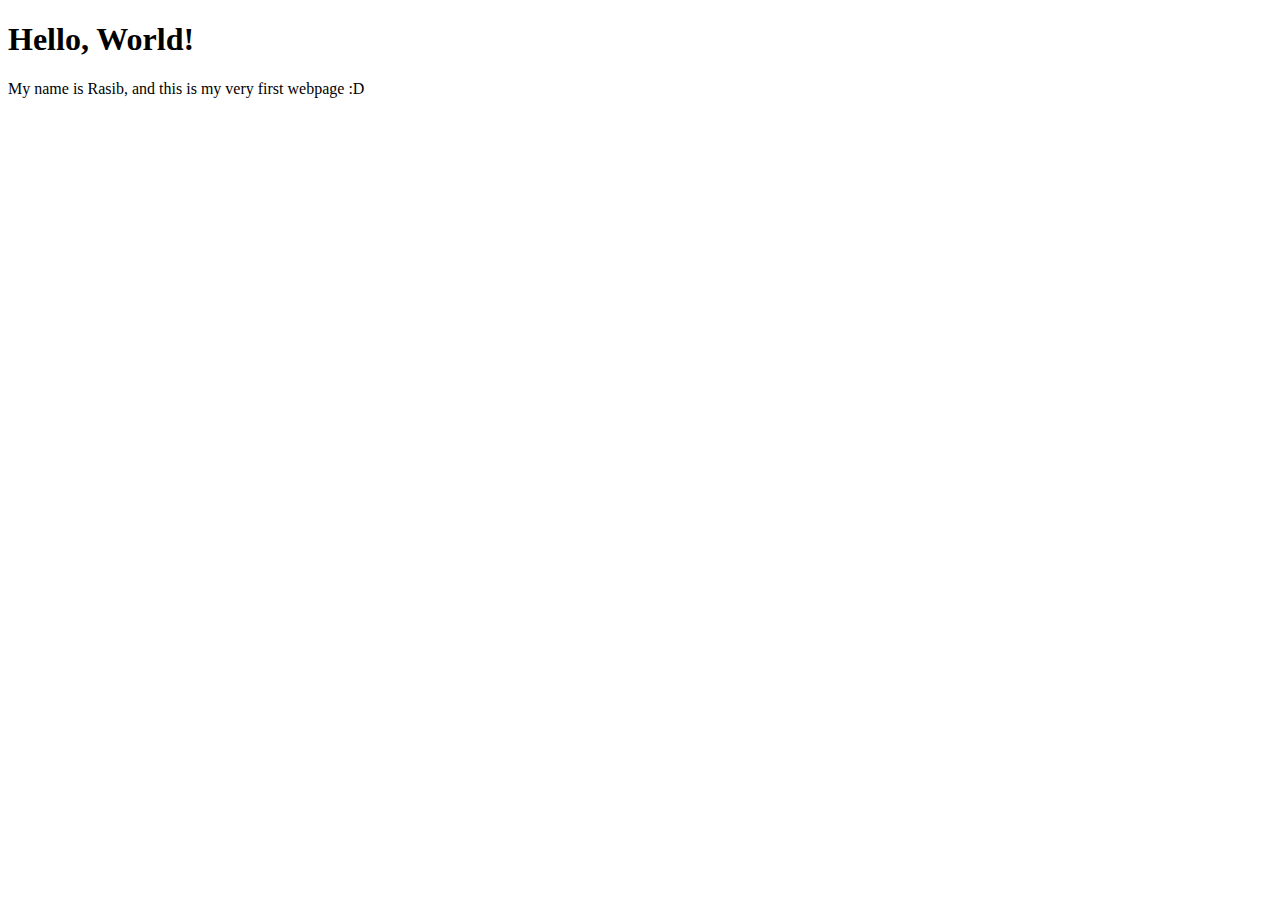
<file: index.html>
<!DOCTYPE html>
<html lang="en">
  <head>
    <meta charset="UTF-8" />
    <meta name="viewport" content="width=device-width, initial-scale=1.0" />
    <title>my First webpage</title>
  </head>
  <body>
    <h1>Hello, World!</h1>
    <p>My name is Rasib, and this is my very first webpage :D</p>
  </body>
</html>
</file>
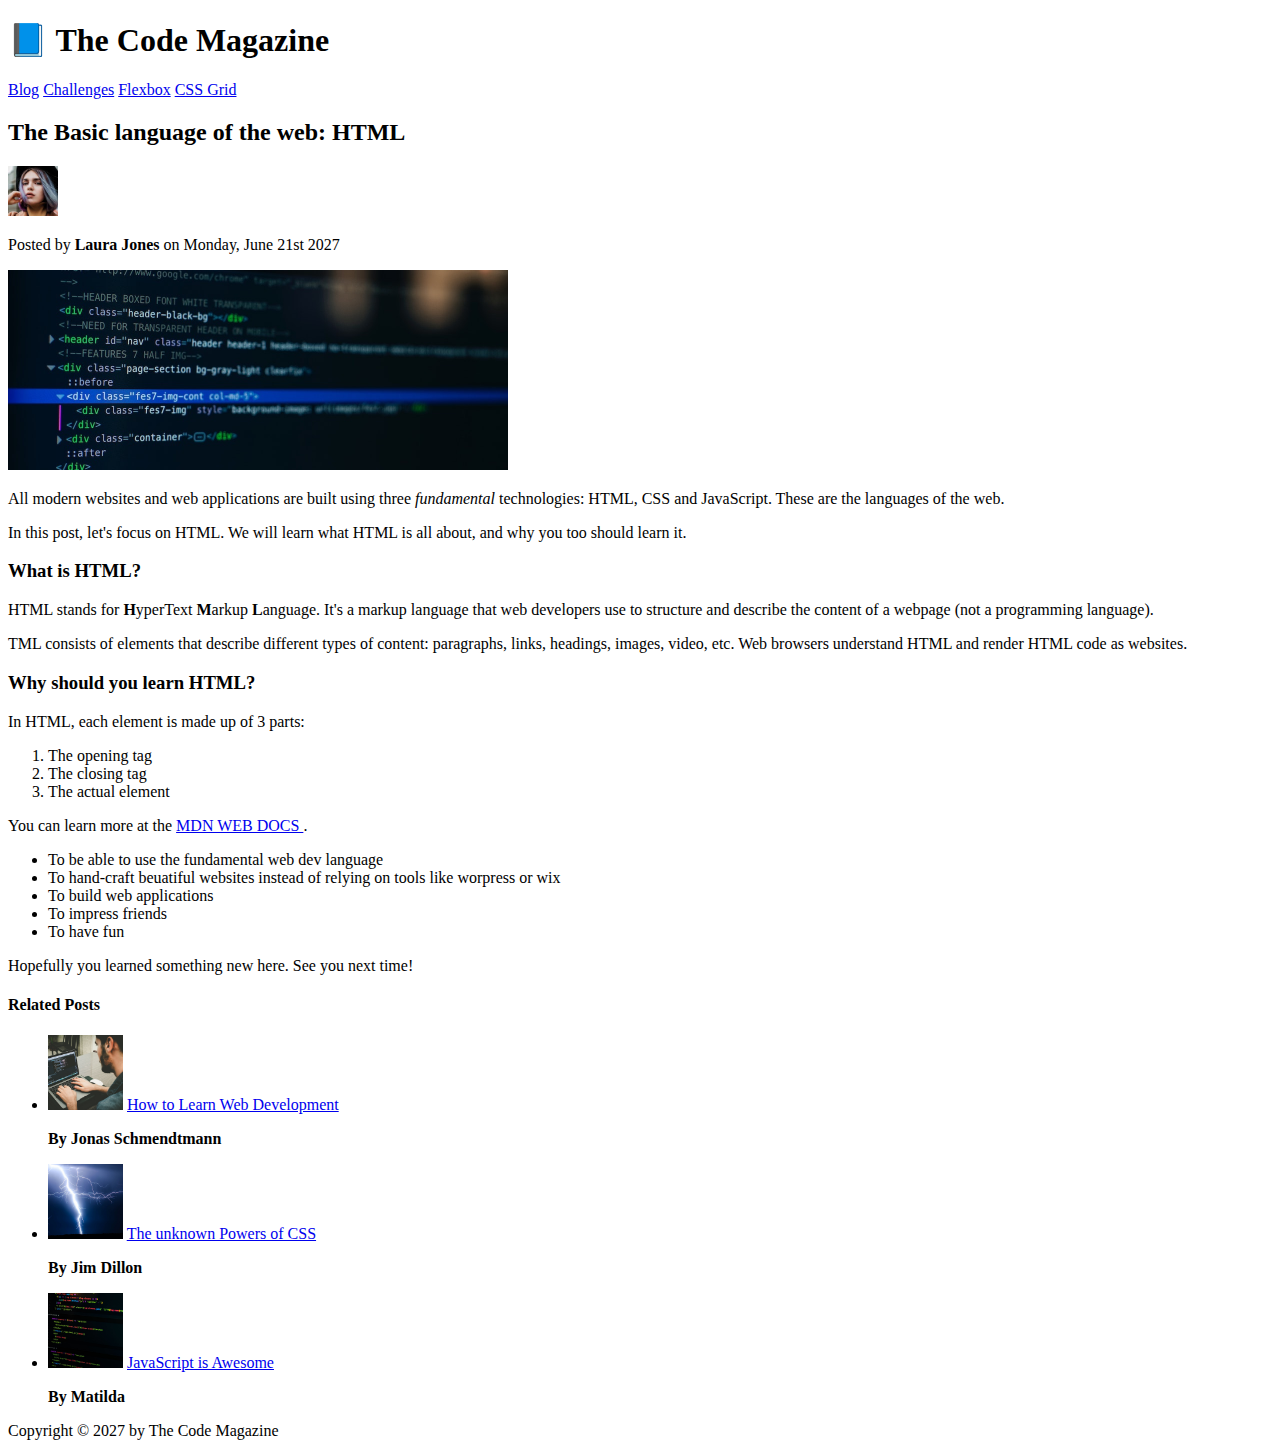
<file: 02-HTML-Fundamentals/index.html>
<!DOCTYPE html>
<html lang="en">
  <head>
    <meta charset="UTF-8" />
    <title>The Basic language of the web: HTML</title>
  </head>

  <body>
    <!--Basic header syntax-->
    <!-- <h1>The Basic language of the web: HTML</h1>
    <h2>The Basic language of the web: HTML</h2>
    <h3>The Basic language of the web: HTML</h3>
    <h4>The Basic language of the web: HTML</h4>
    <h5>The Basic language of the web: HTML</h5>
    <h6>The Basic language of the web: HTML</h6> -->

    <header>
      <h1>📘 The Code Magazine</h1>
      <!--only one per page-->

      <nav>
        <!--This is Navigation-->
        <a href="blog.html">Blog</a>
        <a href="#">Challenges</a>
        <a href="#">Flexbox</a>
        <a href="#">CSS Grid</a>
      </nav>
    </header>

    <article>
      <header>
        <h2>The Basic language of the web: HTML</h2>

        <img
          src="img/laura-jones.jpg"
          alt="Author Photo - Laura Jones"
          width="50"
          height="50"
        />

        <p>Posted by <strong>Laura Jones</strong> on Monday, June 21st 2027</p>

        <img
          src="img/post-img.jpg"
          alt="HTML code on a screen"
          width="500"
          height="200"
        />
      </header>

      <p>
        All modern websites and web applications are built using three
        <em>fundamental</em>
        technologies: HTML, CSS and JavaScript. These are the languages of the
        web.
      </p>

      <p>
        In this post, let's focus on HTML. We will learn what HTML is all about,
        and why you too should learn it.
      </p>

      <h3>What is HTML?</h3>
      <p>
        HTML stands for <b>H</b>yperText <b>M</b>arkup <b>L</b>anguage. It's a
        markup language that web developers use to structure and describe the
        content of a webpage (not a programming language).
      </p>

      <p>
        TML consists of elements that describe different types of content:
        paragraphs, links, headings, images, video, etc. Web browsers understand
        HTML and render HTML code as websites.
      </p>

      <h3>Why should you learn HTML?</h3>

      <p>In HTML, each element is made up of 3 parts:</p>

      <ol>
        <li>The opening tag</li>
        <li>The closing tag</li>
        <li>The actual element</li>
      </ol>

      <p>
        You can learn more at the
        <a
          href="https://developer.mozilla.org/en-US/docs/Web/HTML"
          target="_blank"
          >MDN WEB DOCS </a
        >.
      </p>

      <ul>
        <!--unordered list has its list items-->
        <li>To be able to use the fundamental web dev language</li>
        <li>
          To hand-craft beuatiful websites instead of relying on tools like
          worpress or wix
        </li>
        <li>To build web applications</li>
        <li>To impress friends</li>
        <li>To have fun</li>
      </ul>

      <p>Hopefully you learned something new here. See you next time!</p>
    </article>

    <aside>
      <h4>Related Posts</h4>
      <ul>
        <!--List item one-->
        <li>
          <img src="img/related-1.jpg" alt="man typing photo" width="75" />
          <a href="#">How to Learn Web Development</a>
        </li>
        <p>
          <strong>By Jonas Schmendtmann</strong>
        </p>

        <!--List item two-->
        <li>
          <img src="img/related-2.jpg" alt="photo of lightning" width="75" />
          <a href="#">The unknown Powers of CSS</a>
        </li>
        <p>
          <strong>By Jim Dillon</strong>
        </p>

        <!--List item three-->
        <li>
          <img src="img/related-3.jpg" alt="photo of code" width="75" />
          <a href="#"> JavaScript is Awesome</a>
        </li>
        <p>
          <strong>By Matilda</strong>
        </p>
      </ul>
    </aside>

    <footer>Copyright &copy; 2027 by The Code Magazine</footer>
  </body>
</html>
</file>
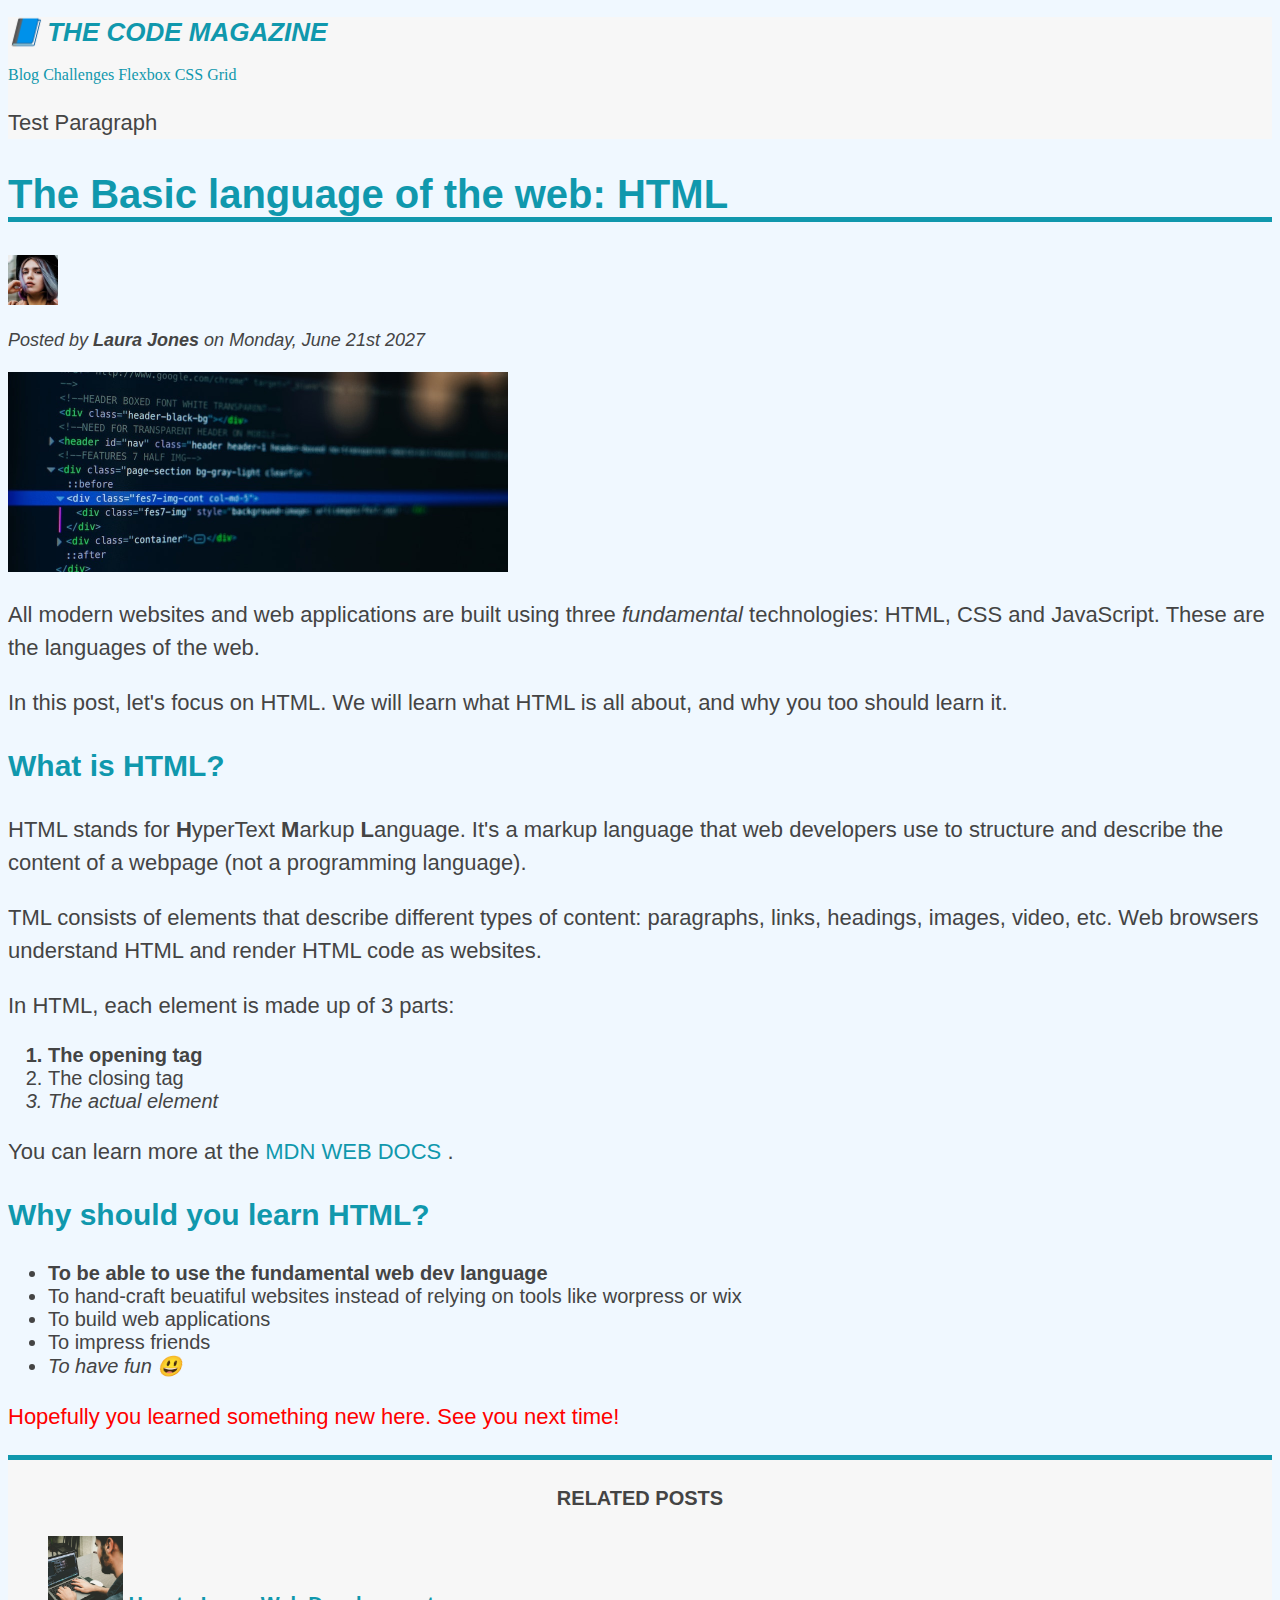
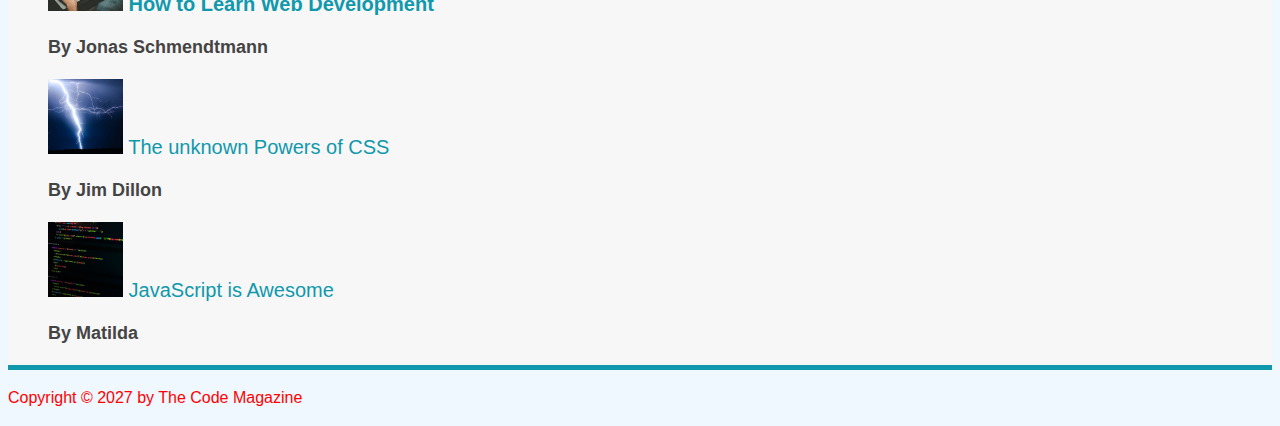
<file: 03-CSS-Fundamentals cont2/index.html>
<!DOCTYPE html>
<html lang="en">
  <head>
    <meta charset="UTF-8" />
    <title>The Basic language of the web: HTML</title>
    <link href="style.css" rel="stylesheet" />

    <!--Internal css example-->
    <!-- <style>
      h1 {
        color: blue;
      }
    </style> -->
  </head>

  <body>
    <!--Basic header syntax-->
    <!-- <h1>The Basic language of the web: HTML</h1>
    <h2>The Basic language of the web: HTML</h2>
    <h3>The Basic language of the web: HTML</h3>
    <h4>The Basic language of the web: HTML</h4>
    <h5>The Basic language of the web: HTML</h5>
    <h6>The Basic language of the web: HTML</h6> -->

    <header class="main-header">
      <h1>📘 The Code Magazine</h1>
      <!--only one per page-->

      <nav>
        <!--This is Navigation-->
        <a href="blog.html">Blog</a>
        <a href="#">Challenges</a>
        <a href="#">Flexbox</a>
        <a href="#">CSS Grid</a>
      </nav>

      <p>Test Paragraph</p>
    </header>

    <article>
      <header>
        <h2>The Basic language of the web: HTML</h2>

        <img
          src="img/laura-jones.jpg"
          alt="Author Photo - Laura Jones"
          width="50"
          height="50"
        />

        <p id="author">
          Posted by <strong>Laura Jones</strong> on Monday, June 21st 2027
        </p>

        <img
          src="img/post-img.jpg"
          alt="HTML code on a screen"
          width="500"
          height="200"
        />
      </header>

      <p>
        All modern websites and web applications are built using three
        <em>fundamental</em>
        technologies: HTML, CSS and JavaScript. These are the languages of the
        web.
      </p>

      <p>
        In this post, let's focus on HTML. We will learn what HTML is all about,
        and why you too should learn it.
      </p>

      <h3>What is HTML?</h3>
      <p>
        HTML stands for <b>H</b>yperText <b>M</b>arkup <b>L</b>anguage. It's a
        markup language that web developers use to structure and describe the
        content of a webpage (not a programming language).
      </p>

      <p>
        TML consists of elements that describe different types of content:
        paragraphs, links, headings, images, video, etc. Web browsers understand
        HTML and render HTML code as websites.
      </p>

      <p>In HTML, each element is made up of 3 parts:</p>

      <ol>
        <li class="first-li">The opening tag</li>
        <li>The closing tag</li>
        <li>The actual element</li>
      </ol>

      <p>
        You can learn more at the
        <a
          href="https://developer.mozilla.org/en-US/docs/Web/HTML"
          target="_blank"
          >MDN WEB DOCS </a
        >.
      </p>

      <h3>Why should you learn HTML?</h3>

      <ul>
        <!--unordered list has its list items-->
        <li class="first-li">
          To be able to use the fundamental web dev language
        </li>
        <li>
          To hand-craft beuatiful websites instead of relying on tools like
          worpress or wix
        </li>
        <li>To build web applications</li>
        <li>To impress friends</li>
        <li>To have fun 😃</li>
      </ul>

      <p>Hopefully you learned something new here. See you next time!</p>
    </article>

    <aside>
      <h4>Related Posts</h4>
      <ul class="related">
        <!--List item one-->
        <li>
          <img src="img/related-1.jpg" alt="man typing photo" width="75" />
          <a href="#">How to Learn Web Development</a>
        </li>
        <p class="related-author">By Jonas Schmendtmann</p>

        <!--List item two-->
        <li>
          <img src="img/related-2.jpg" alt="photo of lightning" width="75" />
          <a href="#">The unknown Powers of CSS</a>
        </li>
        <p class="related-author">By Jim Dillon</p>

        <!--List item three-->
        <li>
          <img src="img/related-3.jpg" alt="photo of code" width="75" />
          <a href="#"> JavaScript is Awesome</a>
        </li>
        <p class="related-author">By Matilda</p>
      </ul>
    </aside>

    <footer>
      <p id="copyright" class="copyright text">
        Copyright &copy; 2027 by The Code Magazine
      </p>
    </footer>
  </body>
</html>
</file>
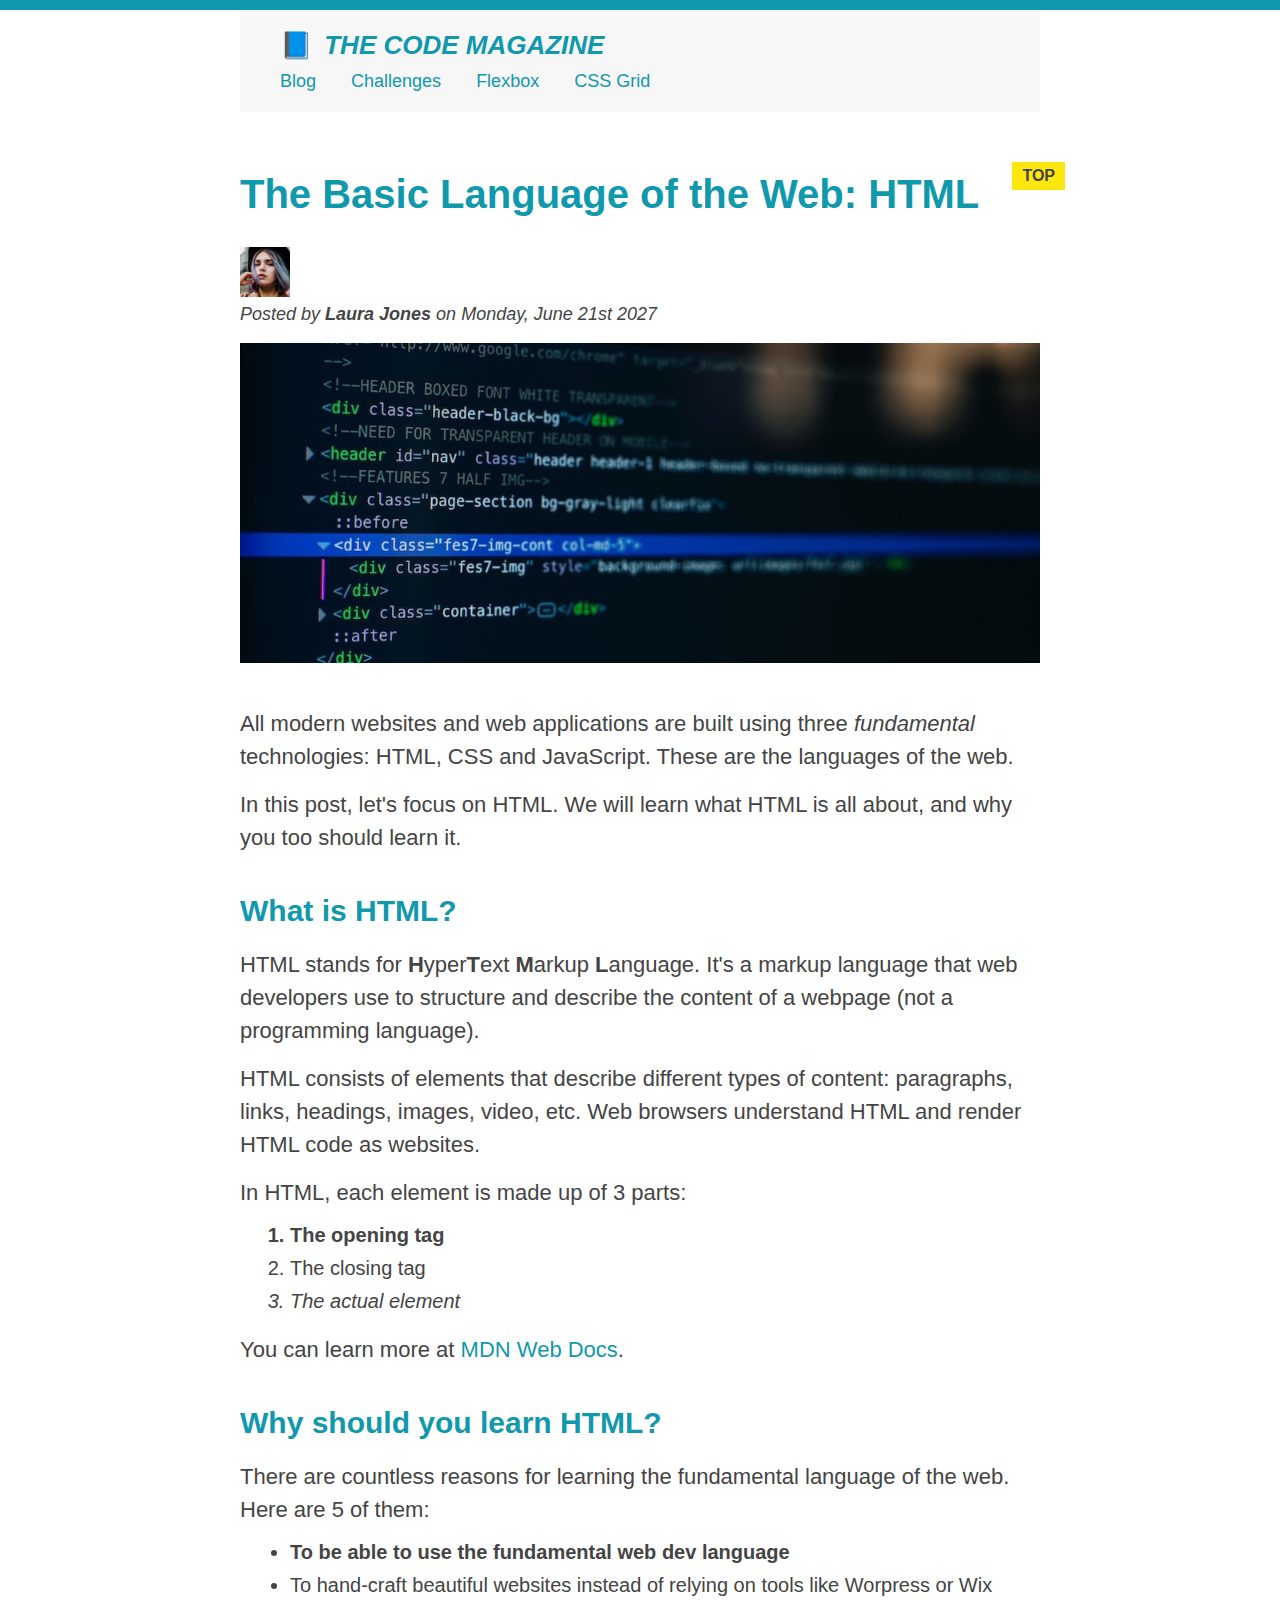
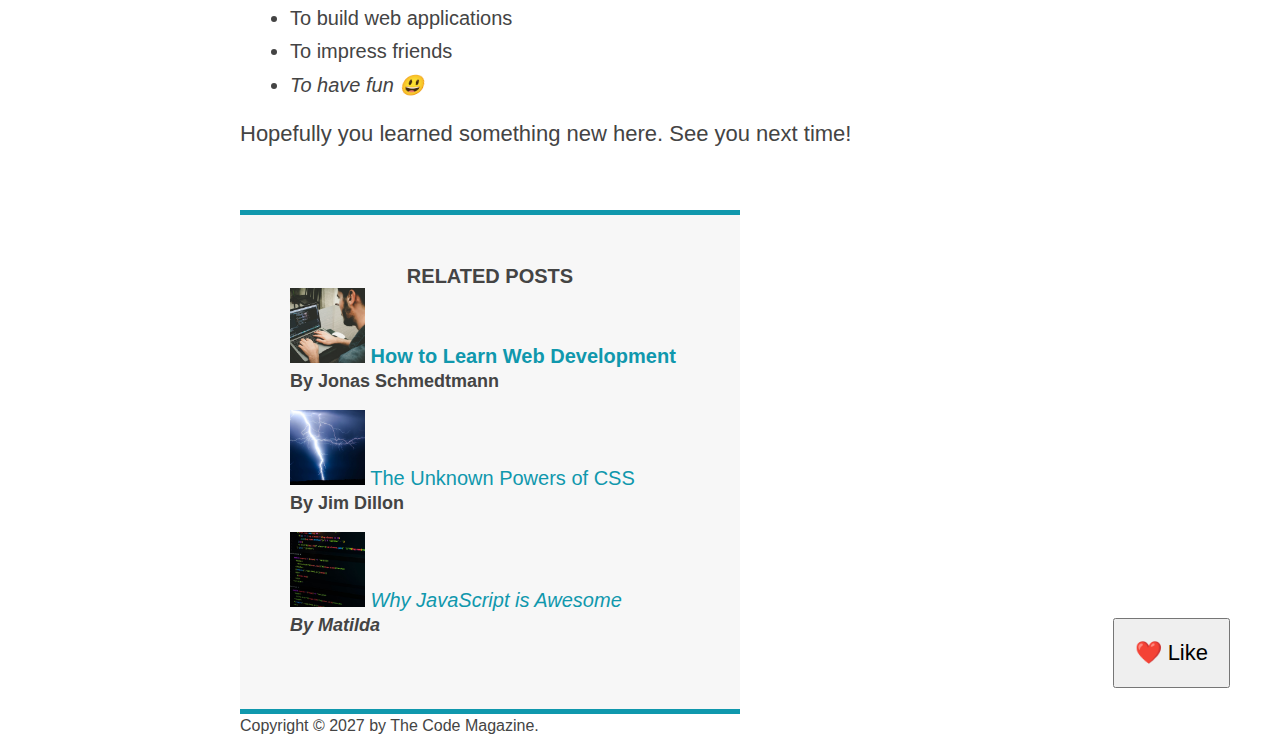
<file: 04-CSS-Layouts/index.html>
<!DOCTYPE html>
<html lang="en">
  <head>
    <meta charset="UTF-8" />
    <link href="style.css" rel="stylesheet" />

    <title>The Basic Language of the Web: HTML</title>
  </head>

  <body>
    <!--
    <h1>The Basic Language of the Web: HTML</h1>
    <h2>The Basic Language of the Web: HTML</h2>
    <h3>The Basic Language of the Web: HTML</h3>
    <h4>The Basic Language of the Web: HTML</h4>
    <h5>The Basic Language of the Web: HTML</h5>
    <h6>The Basic Language of the Web: HTML</h6>
    -->

    <div class="container">
      <header class="main-header">
        <h1>📘 The Code Magazine</h1>

        <nav>
          <!-- <strong>This is the navigation</strong> -->
          <a href="blog.html">Blog</a>
          <a href="#">Challenges</a>
          <a href="#">Flexbox</a>
          <a href="#">CSS Grid</a>
        </nav>
      </header>

      <article>
        <header class="post-header">
          <h2>The Basic Language of the Web: HTML</h2>

          <img
            src="img/laura-jones.jpg"
            alt="Headshot of Laura Jones"
            height="50"
            width="50"
          />

          <p id="author">
            Posted by <strong>Laura Jones</strong> on Monday, June 21st 2027
          </p>

          <img
            src="img/post-img.jpg"
            alt="HTML code on a screen"
            width="500"
            height="200"
            class="post-img"
          />
          <button>❤️ Like</button>
        </header>

        <p>
          All modern websites and web applications are built using three
          <em>fundamental</em>
          technologies: HTML, CSS and JavaScript. These are the languages of the
          web.
        </p>

        <p>
          In this post, let's focus on HTML. We will learn what HTML is all
          about, and why you too should learn it.
        </p>

        <h3>What is HTML?</h3>
        <p>
          HTML stands for <strong>H</strong>yper<strong>T</strong>ext
          <strong>M</strong>arkup <strong>L</strong>anguage. It's a markup
          language that web developers use to structure and describe the content
          of a webpage (not a programming language).
        </p>
        <p>
          HTML consists of elements that describe different types of content:
          paragraphs, links, headings, images, video, etc. Web browsers
          understand HTML and render HTML code as websites.
        </p>
        <p>In HTML, each element is made up of 3 parts:</p>

        <ol>
          <li class="first-li">The opening tag</li>
          <li>The closing tag</li>
          <li>The actual element</li>
        </ol>

        <p>
          You can learn more at
          <a
            href="https://developer.mozilla.org/en-US/docs/Web/HTML"
            target="_blank"
            >MDN Web Docs</a
          >.
        </p>

        <h3>Why should you learn HTML?</h3>

        <p>
          There are countless reasons for learning the fundamental language of
          the web. Here are 5 of them:
        </p>

        <ul>
          <li class="first-li">
            To be able to use the fundamental web dev language
          </li>
          <li>
            To hand-craft beautiful websites instead of relying on tools like
            Worpress or Wix
          </li>
          <li>To build web applications</li>
          <li>To impress friends</li>
          <li>To have fun 😃</li>
        </ul>

        <p>Hopefully you learned something new here. See you next time!</p>
      </article>

      <aside>
        <h4>Related posts</h4>

        <ul class="related">
          <li>
            <img
              src="img/related-1.jpg"
              alt="Person programming"
              width="75"
              height="75"
            />
            <a href="#">How to Learn Web Development</a>
            <p class="related-author">By Jonas Schmedtmann</p>
          </li>
          <li>
            <img
              src="img/related-2.jpg"
              alt="Lightning"
              width="75"
              height="75"
            />
            <a href="#">The Unknown Powers of CSS</a>
            <p class="related-author">By Jim Dillon</p>
          </li>
          <li>
            <img
              src="img/related-3.jpg"
              alt="JavaScript code on a screen"
              width="75"
              height="75"
            />
            <a href="#">Why JavaScript is Awesome</a>
            <p class="related-author">By Matilda</p>
          </li>
        </ul>
      </aside>

      <footer>
        <p id="copyright" class="copyright text">
          Copyright &copy; 2027 by The Code Magazine.
        </p>
      </footer>
    </div>
  </body>
</html>
</file>
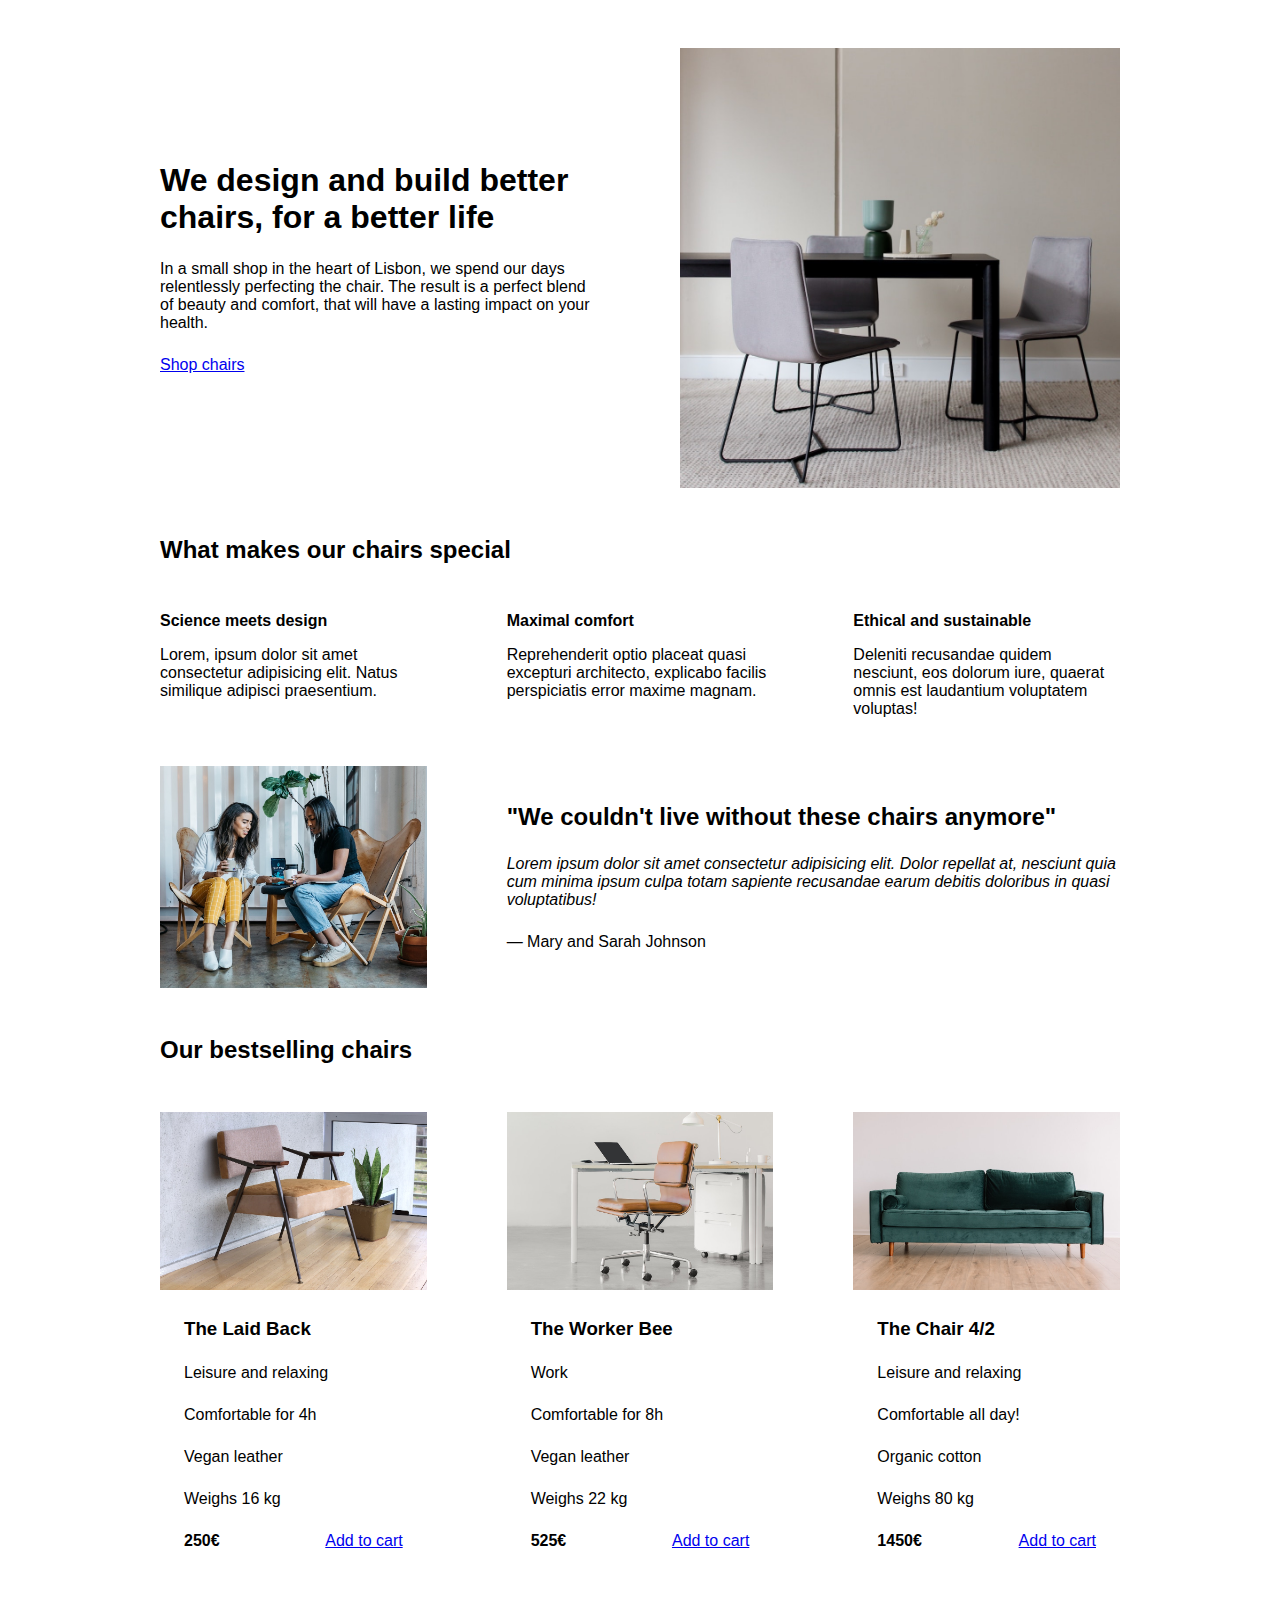
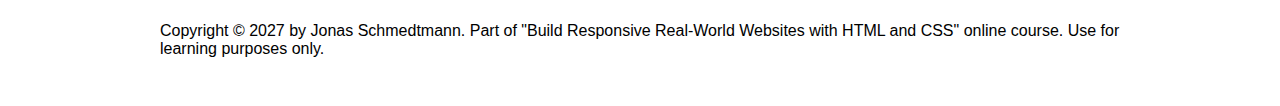
<file: 05-Design/index.html>
<!DOCTYPE html>
<html lang="en">
  <head>
    <meta charset="UTF-8" />
    <meta http-equiv="X-UA-Compatible" content="IE=edge" />
    <meta name="viewport" content="width=device-width, initial-scale=1.0" />

    <link rel="stylesheet" href="style.css" />
    <title>Lisbon Chair Shop</title>
  </head>
  <body>
    <div class="container">
      <header>
        <div class="header-text-box">
          <h1>We design and build better chairs, for a better life</h1>
          <p class="header-text">
            In a small shop in the heart of Lisbon, we spend our days
            relentlessly perfecting the chair. The result is a perfect blend of
            beauty and comfort, that will have a lasting impact on your health.
          </p>
          <a class="btn btn--big" href="#">Shop chairs</a>
        </div>
        <img src="hero.jpg" alt="Photo" />
      </header>

      <section>
        <h2>What makes our chairs special</h2>
        <div class="grid-3-cols">
          <div>
            <p class="features-title"><strong>Science meets design</strong></p>
            <p class="features-text">
              Lorem, ipsum dolor sit amet consectetur adipisicing elit. Natus
              similique adipisci praesentium.
            </p>
          </div>

          <div>
            <p class="features-title">
              <strong>Maximal comfort</strong>
            </p>
            <p class="features-text">
              Reprehenderit optio placeat quasi excepturi architecto, explicabo
              facilis perspiciatis error maxime magnam.
            </p>
          </div>

          <div>
            <p class="features-title">
              <strong>Ethical and sustainable</strong>
            </p>
            <p class="features-text">
              Deleniti recusandae quidem nesciunt, eos dolorum iure, quaerat
              omnis est laudantium voluptatem voluptas!
            </p>
          </div>
        </div>
      </section>

      <section class="testimonial-section">
        <div class="grid-3-cols">
          <img src="customers.jpg" alt="People sitting on chairs" />
          <div class="testimonial-box">
            <h2>"We couldn't live without these chairs anymore"</h2>
            <blockquote class="testimonial-text">
              Lorem ipsum dolor sit amet consectetur adipisicing elit. Dolor
              repellat at, nesciunt quia cum minima ipsum culpa totam sapiente
              recusandae earum debitis doloribus in quasi voluptatibus!
            </blockquote>
            <p class="testimonial-author">&mdash; Mary and Sarah Johnson</p>
          </div>
        </div>
      </section>

      <section>
        <h2>Our bestselling chairs</h2>
        <div class="grid-3-cols">
          <figure class="chair">
            <img src="chair-1.jpg" alt="Chair" />
            <div class="chair-box">
              <h3>The Laid Back</h3>
              <ul class="chair-details">
                <li>
                  <!-- Span is a generic INLINE text element, it doesn't have any meaning. It's like a div element, but inline -->
                  <span>Leisure and relaxing</span>
                </li>
                <li>
                  <span>Comfortable for 4h</span>
                </li>
                <li>
                  <span>Vegan leather</span>
                </li>
                <li>
                  <span>Weighs 16 kg</span>
                </li>
              </ul>
              <div class="chair-price">
                <strong>250€</strong>
                <a href="#" class="btn btn--small">Add to cart</a>
              </div>
            </div>
          </figure>

          <figure class="chair">
            <img src="chair-2.jpg" alt="Chair" />
            <div class="chair-box">
              <h3>The Worker Bee</h3>
              <ul class="chair-details">
                <li>
                  <span>Work</span>
                </li>
                <li>
                  <span>Comfortable for 8h</span>
                </li>
                <li>
                  <span>Vegan leather</span>
                </li>
                <li>
                  <span>Weighs 22 kg</span>
                </li>
              </ul>
              <div class="chair-price">
                <strong>525€</strong>
                <a href="#" class="btn btn--small">Add to cart</a>
              </div>
            </div>
          </figure>

          <figure class="chair">
            <img src="chair-3.jpg" alt="Chair" />
            <div class="chair-box">
              <h3>The Chair 4/2</h3>
              <ul class="chair-details">
                <li>
                  <span>Leisure and relaxing</span>
                </li>
                <li>
                  <span>Comfortable all day!</span>
                </li>
                <li>
                  <span>Organic cotton</span>
                </li>
                <li>
                  <span>Weighs 80 kg</span>
                </li>
              </ul>
              <div class="chair-price">
                <strong>1450€</strong>
                <a href="#" class="btn btn--small">Add to cart</a>
              </div>
            </div>
          </figure>
        </div>
      </section>

      <footer>
        Copyright &copy; 2027 by Jonas Schmedtmann. Part of "Build Responsive
        Real-World Websites with HTML and CSS" online course. Use for learning
        purposes only.
      </footer>
    </div>
  </body>
</html>
</file>
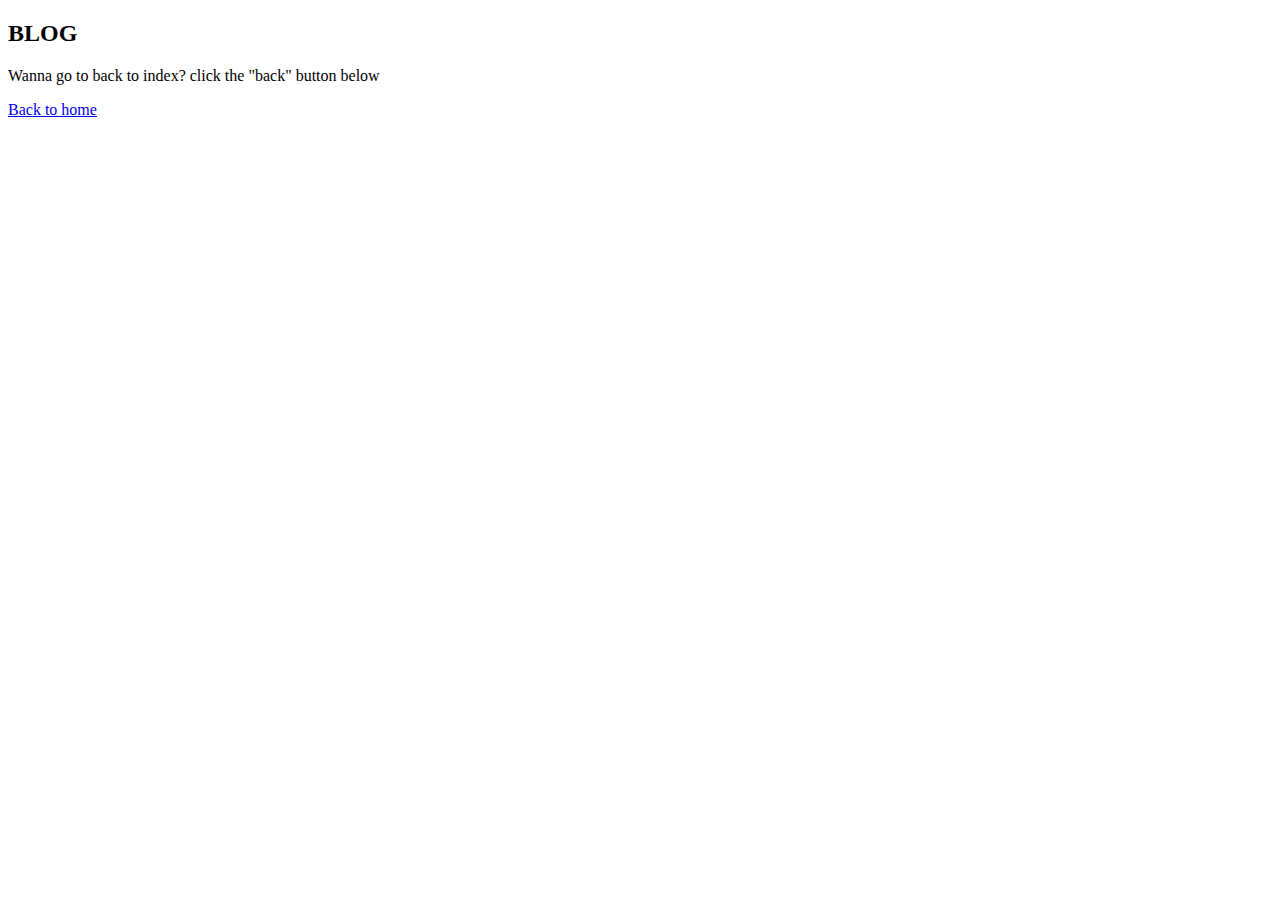
<file: 02-HTML-Fundamentals/blog.html>
<!DOCTYPE html>
<html>
  <head>
    <title>BLOG</title>
  </head>

  <body>
    <h2>BLOG</h2>

    <p>Wanna go to back to index? click the "back" button below</p>

    <a href="index.html">Back to home</a>
  </body>
</html>
</file>
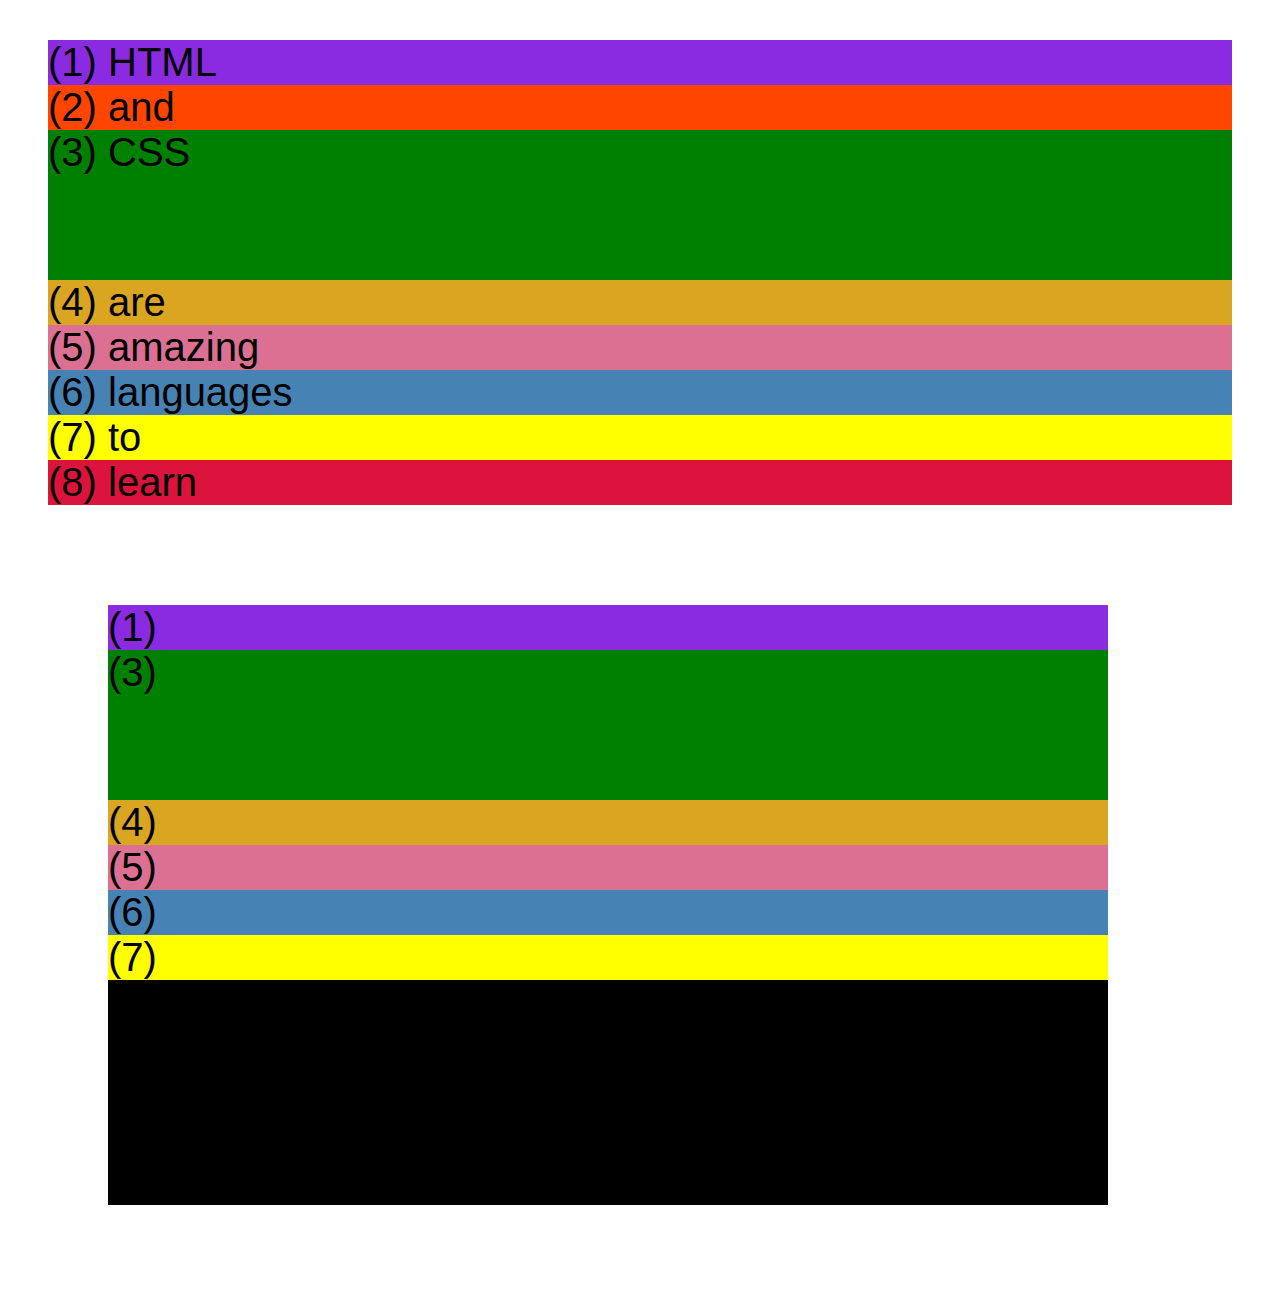
<file: 04-CSS-Layouts/css-grid.html>
<!DOCTYPE html>
<html lang="en">
  <head>
    <meta charset="UTF-8" />
    <meta http-equiv="X-UA-Compatible" content="IE=edge" />
    <meta name="viewport" content="width=device-width, initial-scale=1.0" />
    <title>CSS Grid</title>
    <style>
      .el--1 {
        background-color: blueviolet;
      }
      .el--2 {
        background-color: orangered;
      }
      .el--3 {
        background-color: green;
        height: 150px;
      }
      .el--4 {
        background-color: goldenrod;
      }
      .el--5 {
        background-color: palevioletred;
      }
      .el--6 {
        background-color: steelblue;
      }
      .el--7 {
        background-color: yellow;
      }
      .el--8 {
        background-color: crimson;
      }

      .container--1 {
        /* STARTER */
        font-family: sans-serif;
        background-color: #ddd;
        font-size: 40px;
        margin: 40px;

        /* CSS GRID */
      }

      .container--2 {
        /* STARTER */
        font-family: sans-serif;
        background-color: black;
        font-size: 40px;
        margin: 100px;

        width: 1000px;
        height: 600px;

        /* CSS GRID */
      }
    </style>
  </head>
  <body>
    <div class="container--1">
      <div class="el el--1">(1) HTML</div>
      <div class="el el--2">(2) and</div>
      <div class="el el--3">(3) CSS</div>
      <div class="el el--4">(4) are</div>
      <div class="el el--5">(5) amazing</div>
      <div class="el el--6">(6) languages</div>
      <div class="el el--7">(7) to</div>
      <div class="el el--8">(8) learn</div>
    </div>

    <div class="container--2">
      <div class="el el--1">(1)</div>
      <div class="el el--3">(3)</div>
      <div class="el el--4">(4)</div>
      <div class="el el--5">(5)</div>
      <div class="el el--6">(6)</div>
      <div class="el el--7">(7)</div>
    </div>
  </body>
</html>
</file>
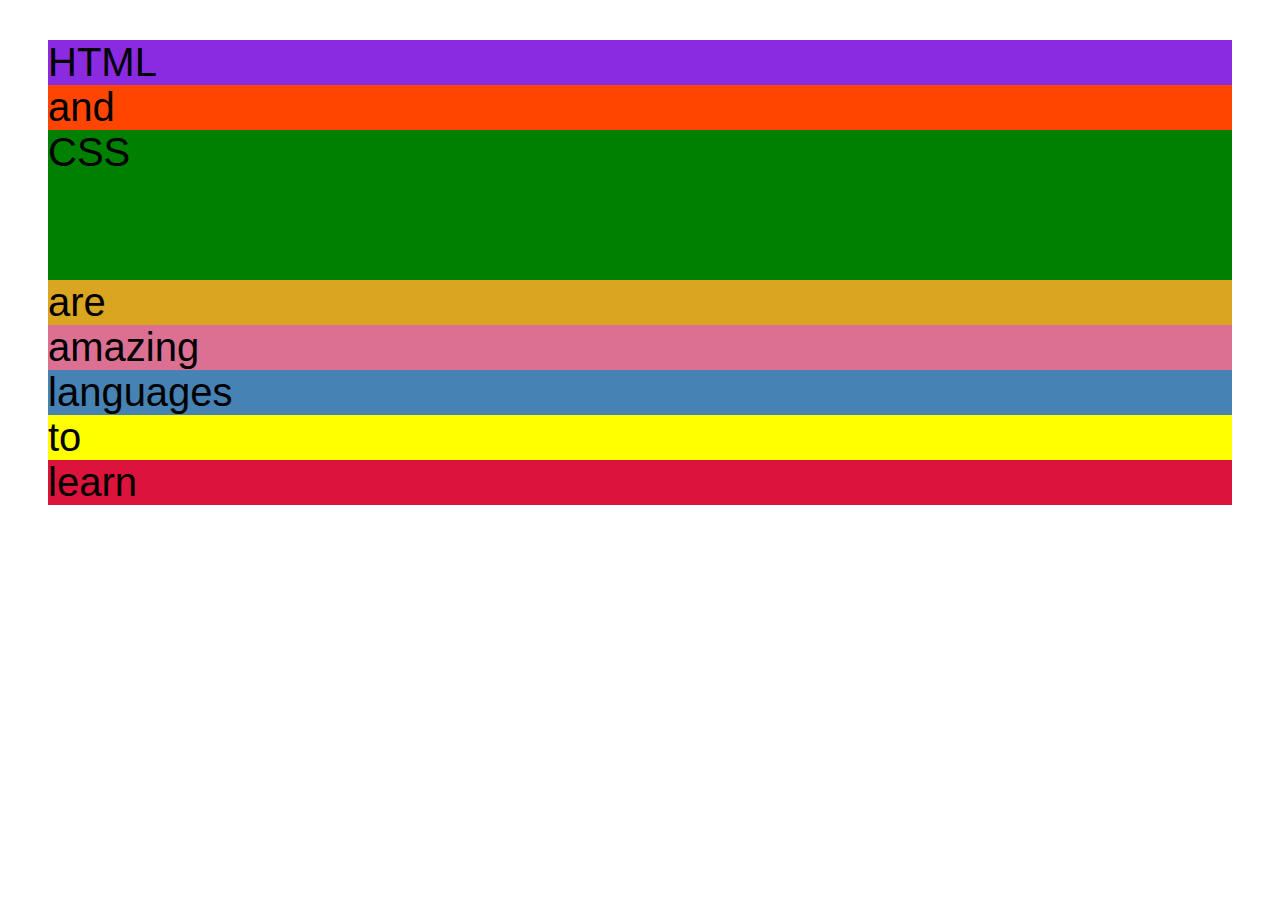
<file: 04-CSS-Layouts/flexbox.html>
<!DOCTYPE html>
<html lang="en">
  <head>
    <meta charset="UTF-8" />
    <meta http-equiv="X-UA-Compatible" content="IE=edge" />
    <meta name="viewport" content="width=device-width, initial-scale=1.0" />
    <title>Flexbox</title>
    <style>
      .el--1 {
        background-color: blueviolet;
      }
      .el--2 {
        background-color: orangered;
      }
      .el--3 {
        background-color: green;
        height: 150px;
      }
      .el--4 {
        background-color: goldenrod;
      }
      .el--5 {
        background-color: palevioletred;
      }
      .el--6 {
        background-color: steelblue;
      }
      .el--7 {
        background-color: yellow;
      }
      .el--8 {
        background-color: crimson;
      }

      .container {
        /* STARTER */
        font-family: sans-serif;
        background-color: #ddd;
        font-size: 40px;
        margin: 40px;

        /* FLEXBOX */
      }
    </style>
  </head>
  <body>
    <div class="container">
      <div class="el el--1">HTML</div>
      <div class="el el--2">and</div>
      <div class="el el--3">CSS</div>
      <div class="el el--4">are</div>
      <div class="el el--5">amazing</div>
      <div class="el el--6">languages</div>
      <div class="el el--7">to</div>
      <div class="el el--8">learn</div>
    </div>
  </body>
</html>
</file>
<file: 03-CSS-Fundamentals cont2/style.css>
h1,
h2,
h3,
h4,
p,
li {
  font-family: sans-serif;
  color: #444;
}

h1,
h2,
h3 {
  color: #1098ad;
}

h1 {
  font-size: 26px;
  text-transform: uppercase;
  font-style: italic;
}

h2 {
  font-size: 40px;
  border-bottom: 5px solid #1098ad;
}

h3 {
  font-size: 30px;
}

h4 {
  font-size: 20px;
  text-transform: uppercase;
  text-align: center;
}

p {
  font-size: 22px;
  line-height: 1.5;
}

li {
  font-size: 20px;
}

/* footer p {
  font-size: 16px;
} */

/* article header p {
  font-style: italic;
} */

#author {
  font-style: italic;
  font-size: 18px;
}

#copyright {
  font-size: 16px;
}

.related-author {
  font-size: 18px;
  font-weight: bold;
}

/* aside ul {
  list-style: none;
} */

.related {
  list-style: none;
}

.main-header {
  background-color: #f7f7f7;
}

aside {
  background-color: #f7f7f7;
  border-top: 5px solid #1098ad;
  border-bottom: 5px solid #1098ad;
}

body {
  background-color: aliceblue;
}

/* .first-li {
  font-weight: bold;
} */

li:first-child {
  font-weight: bold;
}

li:last-child {
  font-style: italic;
}

li:nth-child(even) {
  /* color: red; */
}

/* Misconception: This wont work! */
article p:last-child {
  color: red;
}

/*  Styling links (only targets links due to the :link*/
a:link {
  color: #1098ad;
  text-decoration: none;
}

a:visited {
  color: #1098ad;
}

a:hover {
  color: orangered;
  font-weight: bold;
  text-decoration: underline orangered;
}

a:active {
  background-color: black;
  font-style: italic;
}
/* LVHA */

/* resolving conflicts */
#copyright {
  color: red;
}

.copyright {
  color: blue;
}

.text {
  yellow
}

footer p {
  color: green;
}
</file>
<file: 04-CSS-Layouts/style.css>
* {
  /* border-top: 10px solid #1098ad; */
  margin: 0;
  padding: 0;
}

/* PAGE SECTIONS */
body {
  color: #444;
  font-family: sans-serif;

  border-top: 10px solid #1098ad;
  position: relative;
}

.container {
  width: 800px;
  /* margin-left: auto;
  margin-right: auto; */
  margin: 0 auto;
}

.main-header {
  background-color: #f7f7f7;
  /* padding: 20px;
  padding-left: 40px;
  padding-right: 40px; */
  padding: 20px 40px;
  margin-bottom: 60px;
  /* height: 80px; */
}

nav {
  font-size: 18px;
  /* text-align: center; */
}

article {
  margin-bottom: 60px;
}

.post-header {
  margin-bottom: 40px;
  /* position: relative; */
}

aside {
  background-color: #f7f7f7;
  border-top: 5px solid #1098ad;
  border-bottom: 5px solid #1098ad;
  /* padding-top: 50px;
  padding-bottom: 50px; */
  padding: 50px 0;
  width: 500px;
}

/* SMALLER ELEMENTS */
h1,
h2,
h3 {
  color: #1098ad;
}

h1 {
  font-size: 26px;
  text-transform: uppercase;
  font-style: italic;
}

h2 {
  font-size: 40px;
  margin-bottom: 30px;
}

h3 {
  font-size: 30px;
  margin-bottom: 20px;
  margin-top: 40px;
}

h4 {
  font-size: 20px;
  text-transform: uppercase;
  text-align: center;
}

p {
  font-size: 22px;
  line-height: 1.5;
  margin-bottom: 15px;
}

ul,
ol {
  margin-left: 50px;
  margin-bottom: 20px;
}

li {
  font-size: 20px;
  margin-bottom: 10px;
  /* display: inline; */
}

li:last-child {
  margin-bottom: 0;
}

/* footer p {
  font-size: 16px;
} */

/* article header p {
  font-style: italic;
} */

#author {
  font-style: italic;
  font-size: 18px;
}

#copyright {
  font-size: 16px;
}

.related-author {
  font-size: 18px;
  font-weight: bold;
}

/* ul {
  list-style: none;
} */

.related {
  list-style: none;
}

body {
  /* background-color: orangered; */
}

/* .first-li {
  font-weight: bold;
} */

li:first-child {
  font-weight: bold;
}

li:last-child {
  font-style: italic;
}

li:nth-child(even) {
  /* color: red; */
}

/* Misconception: this won't work! */
article p:first-child {
  color: red;
}

/* Styling links */
a:link {
  color: #1098ad;
  text-decoration: none;
}

a:visited {
  /* color: #777; */
  color: #1098ad;
}

a:hover {
  color: orangered;
  font-weight: bold;
  text-decoration: underline orangered;
}

a:active {
  background-color: black;
  font-style: italic;
}
/* LVHA */

.post-img {
  width: 100%;
  height: auto;
}

nav a:link {
  /* background-color: orangered;
  margin: 20px;
  padding: 20px;

  display: block; */

  margin-right: 30px;
  margin-top: 10px;
  display: inline-block;
}

nav a:link:last-child {
  margin-right: 0;
}

button {
  font-size: 22px;
  padding: 20px;
  cursor: pointer;

  position: absolute;
  /* top: 50px;
  left: 50px; */
  bottom: 50px;
  right: 50px;
}

h1::first-letter {
  font-style: normal;
  margin-right: 5px;
}

h3 + p::first-line {
  /* color: red; */
}

h2 {
  /* background-color: orange; */
  position: relative;
}

h2::before {
  content: "TOP";
  background-color: #ffe70e;
  color: #444;
  font-size: 16px;
  font-weight: bold;
  display: inline-block;
  padding: 5px 10px;
  position: absolute;
  top: -10px;
  right: -25px;
}

/* Resolving conflicts */
/* #copyright {
  color: red;
}

.copyright {
  color: blue;
}

.text {
  color: yellow;
}

footer p {
  color: green !important;
} */

/* nav a:link,
nav p {
  font-size: 18px;
} */
</file>
<file: 05-Design/style.css>
/*
SPACING SYSTEM (px)
2 / 4 / 8 / 12 / 16 / 24 / 32 / 48 / 64 / 80 / 96 / 128

FONT SIZE SYSTEM (px)
10 / 12 / 14 / 16 / 18 / 20 / 24 / 30 / 36 / 44 / 52 / 62 / 74 / 86 / 98
*/

* {
  margin: 0;
  padding: 0;
  box-sizing: border-box;
}

/* ------------------------ */
/* GENERAL STYLES */
/* ------------------------ */
body {
  font-family: sans-serif;
}

.container {
  width: 960px;
  margin: 0 auto;
}

header,
section {
  margin-bottom: 48px;
}

h2 {
  margin-bottom: 48px;
}

.grid-3-cols {
  display: grid;
  grid-template-columns: repeat(3, 1fr);
  column-gap: 80px;
}

/* ------------------------ */
/* COMPONENT STYLES */
/* ------------------------ */

/* HEADER */
header {
  display: grid;
  grid-template-columns: repeat(2, 1fr);
  column-gap: 80px;
  margin-top: 48px;
}

.header-text-box {
  align-self: center;
}

h1 {
  margin-bottom: 24px;
}

.header-text {
  margin-bottom: 24px;
}

img {
  width: 100%;
}

/* FEATURES */
.features-icon {
}

.features-title {
  margin-bottom: 16px;
}

.features-text {
}

/* TESTIMONIAL */
.testimonial-section {
}

.testimonial-box {
  grid-column: 2 / -1;
  align-self: center;
}

.testimonial-box h2 {
  margin-bottom: 24px;
}

.testimonial-text {
  font-style: italic;
  margin-bottom: 24px;
}

/* CHAIRS */
.chair-box {
  padding: 24px;
}

h3 {
  margin-bottom: 24px;
}

.chair-details {
  list-style: none;
  margin-bottom: 24px;
}

.chair-details li {
  display: flex;
  align-items: center;
  gap: 12px;
  margin-bottom: 24px;
}

.chair-details li:last-child {
  margin-bottom: 0;
}

.chair-icon {
}

.chair-price {
  display: flex;
  justify-content: space-between;
}

footer {
  margin-bottom: 48px;
}
</file>
